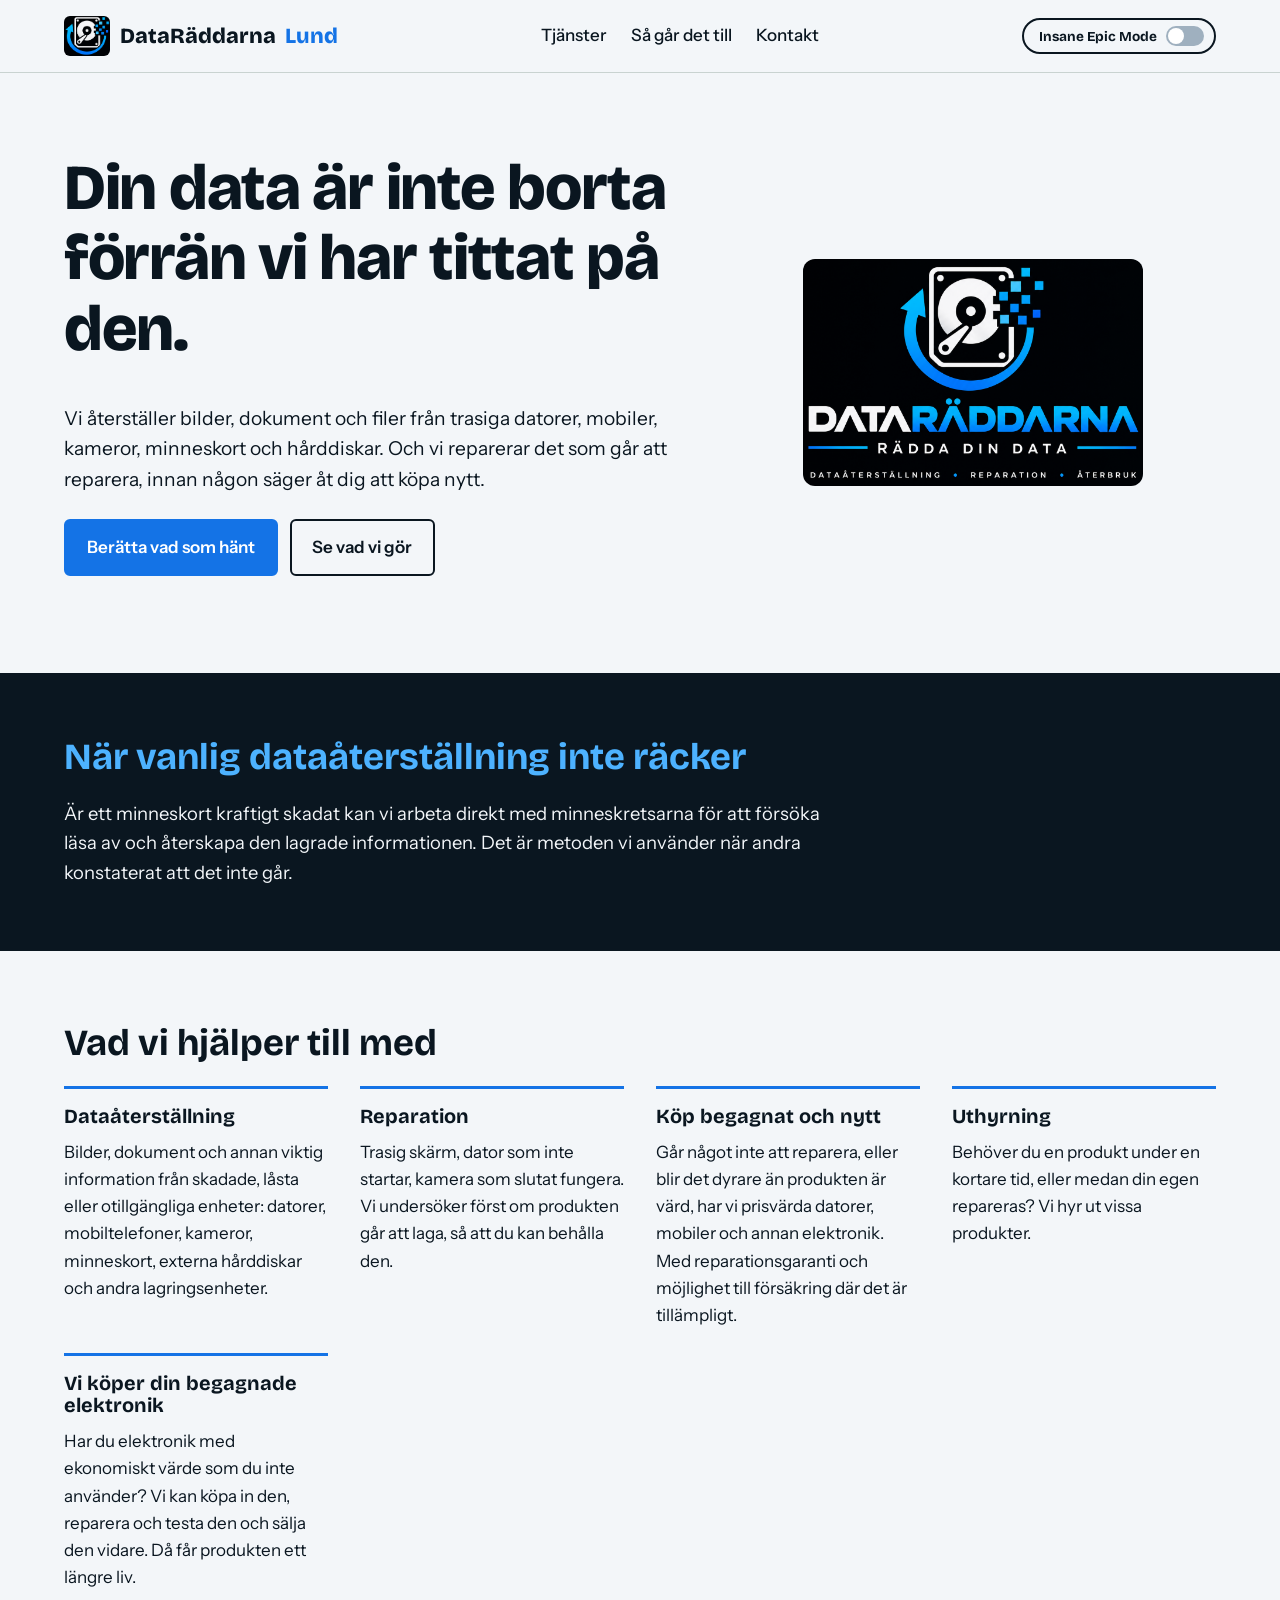
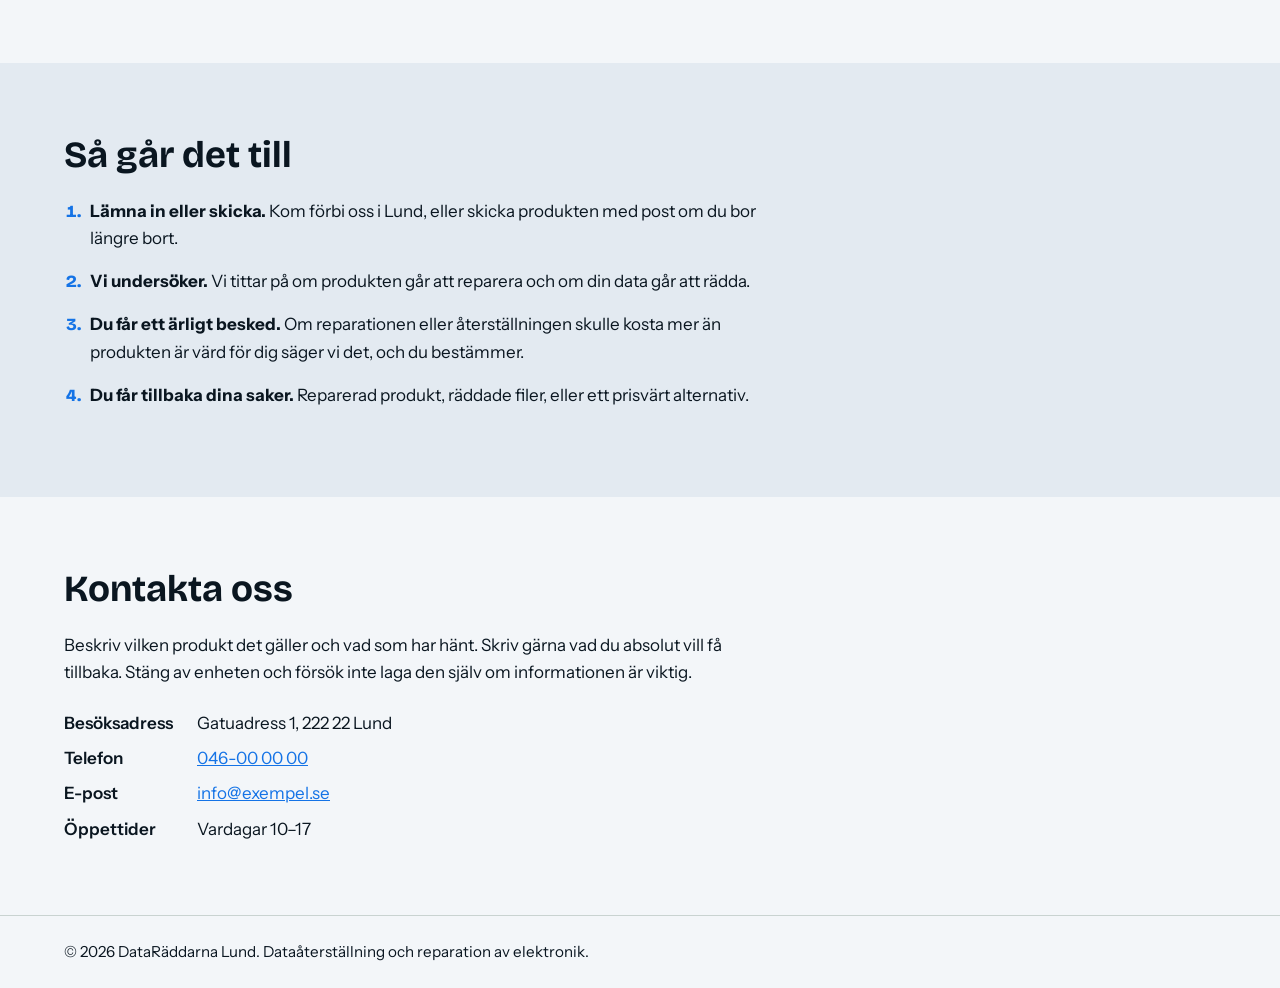
<file: index.html>
<!DOCTYPE html>
<html lang="sv">
<head>
  <meta charset="utf-8">
  <meta name="viewport" content="width=device-width, initial-scale=1">
  <title>DataRäddarna Lund – Dataåterställning och reparation av elektronik</title>
  <meta name="description" content="Dataåterställning och reparation av datorer, mobiler, kameror, minneskort och hårddiskar i Lund. Vi försöker rädda dina bilder och filer innan du behöver köpa nytt.">
  <link rel="preconnect" href="https://fonts.googleapis.com">
  <link rel="preconnect" href="https://fonts.gstatic.com" crossorigin>
  <link href="https://fonts.googleapis.com/css2?family=Bricolage+Grotesque:wght@500;700;800&family=Instrument+Sans:wght@400;500;600&display=swap" rel="stylesheet">
  <link rel="icon" type="image/png" href="Data.png">
  <link rel="stylesheet" href="style.css">
</head>
<body>

<header class="top">
  <a class="brand" href="#top"><span class="brand-mark" aria-hidden="true"></span>DataRäddarna <span>Lund</span></a>
  <nav aria-label="Huvudmeny">
    <a href="#tjanster">Tjänster</a>
    <a href="#sa-funkar-det">Så går det till</a>
    <a href="#kontakt">Kontakt</a>
  </nav>
  <a class="iem" href="Insane.html" title="Slå på Insane Epic Mode" aria-label="Slå på Insane Epic Mode (IEM)">
    <span class="iem-long">Insane Epic Mode</span><span class="iem-short">IEM</span>
    <span class="switch" aria-hidden="true"><i></i></span>
  </a>
</header>

<main id="top">

  <section class="hero">
    <div class="hero-text">
      <h1>Din data är inte borta förrän vi har tittat på den.</h1>
      <p class="lead">Vi återställer bilder, dokument och filer från trasiga datorer, mobiler, kameror, minneskort och hårddiskar. Och vi reparerar det som går att reparera, innan någon säger åt dig att köpa nytt.</p>
      <p class="actions">
        <a class="btn primary" href="#kontakt">Berätta vad som hänt</a>
        <a class="btn" href="#tjanster">Se vad vi gör</a>
      </p>
    </div>

    <figure class="card-art">
      <img src="Data.png" alt="DataRäddarna – Rädda din data. Dataåterställning, reparation, återbruk" width="1254" height="1254">
    </figure>
  </section>

  <section class="band" aria-labelledby="chip-rubrik">
    <h2 id="chip-rubrik">När vanlig dataåterställning inte räcker</h2>
    <p>Är ett minneskort kraftigt skadat kan vi arbeta direkt med minneskretsarna för att försöka läsa av och återskapa den lagrade informationen. Det är metoden vi använder när andra konstaterat att det inte går.</p>
  </section>

  <section id="tjanster" class="section">
    <h2>Vad vi hjälper till med</h2>
    <div class="grid">
      <article>
        <h3>Dataåterställning</h3>
        <p>Bilder, dokument och annan viktig information från skadade, låsta eller otillgängliga enheter: datorer, mobiltelefoner, kameror, minneskort, externa hårddiskar och andra lagringsenheter.</p>
      </article>
      <article>
        <h3>Reparation</h3>
        <p>Trasig skärm, dator som inte startar, kamera som slutat fungera. Vi undersöker först om produkten går att laga, så att du kan behålla den.</p>
      </article>
      <article>
        <h3>Köp begagnat och nytt</h3>
        <p>Går något inte att reparera, eller blir det dyrare än produkten är värd, har vi prisvärda datorer, mobiler och annan elektronik. Med reparationsgaranti och möjlighet till försäkring där det är tillämpligt.</p>
      </article>
      <article>
        <h3>Uthyrning</h3>
        <p>Behöver du en produkt under en kortare tid, eller medan din egen repareras? Vi hyr ut vissa produkter.</p>
      </article>
      <article>
        <h3>Vi köper din begagnade elektronik</h3>
        <p>Har du elektronik med ekonomiskt värde som du inte använder? Vi kan köpa in den, reparera och testa den och sälja den vidare. Då får produkten ett längre liv.</p>
      </article>
    </div>
  </section>

  <section id="sa-funkar-det" class="section steps-section">
    <h2>Så går det till</h2>
    <ol class="steps">
      <li><strong>Lämna in eller skicka.</strong> Kom förbi oss i Lund, eller skicka produkten med post om du bor längre bort.</li>
      <li><strong>Vi undersöker.</strong> Vi tittar på om produkten går att reparera och om din data går att rädda.</li>
      <li><strong>Du får ett ärligt besked.</strong> Om reparationen eller återställningen skulle kosta mer än produkten är värd för dig säger vi det, och du bestämmer.</li>
      <li><strong>Du får tillbaka dina saker.</strong> Reparerad produkt, räddade filer, eller ett prisvärt alternativ.</li>
    </ol>
  </section>

  <section id="kontakt" class="section contact">
    <h2>Kontakta oss</h2>
    <p>Beskriv vilken produkt det gäller och vad som har hänt. Skriv gärna vad du absolut vill få tillbaka. Stäng av enheten och försök inte laga den själv om informationen är viktig.</p>
    <dl>
      <dt>Besöksadress</dt><dd>Gatuadress 1, 222 22 Lund</dd>
      <dt>Telefon</dt><dd><a href="tel:+46000000000">046-00 00 00</a></dd>
      <dt>E-post</dt><dd><a href="mailto:info@exempel.se">info@exempel.se</a></dd>
      <dt>Öppettider</dt><dd>Vardagar 10–17</dd>
    </dl>
  </section>

</main>

<footer>
  <p>© <span id="year">2026</span> DataRäddarna Lund. Dataåterställning och reparation av elektronik.</p>
</footer>

<script>
  (function () {
    var t = document.querySelector('.iem');
    if (!t) return;
    t.addEventListener('click', function (e) {
      if (e.metaKey || e.ctrlKey || e.shiftKey || e.button !== 0) return;
      e.preventDefault();
      t.classList.add('flip');
      var calm = matchMedia('(prefers-reduced-motion: reduce)').matches;
      setTimeout(function () { location.href = t.href; }, calm ? 0 : 380);
    });
  })();
</script>
<script>document.getElementById('year').textContent = new Date().getFullYear();</script>
</body>
</html>
</file>
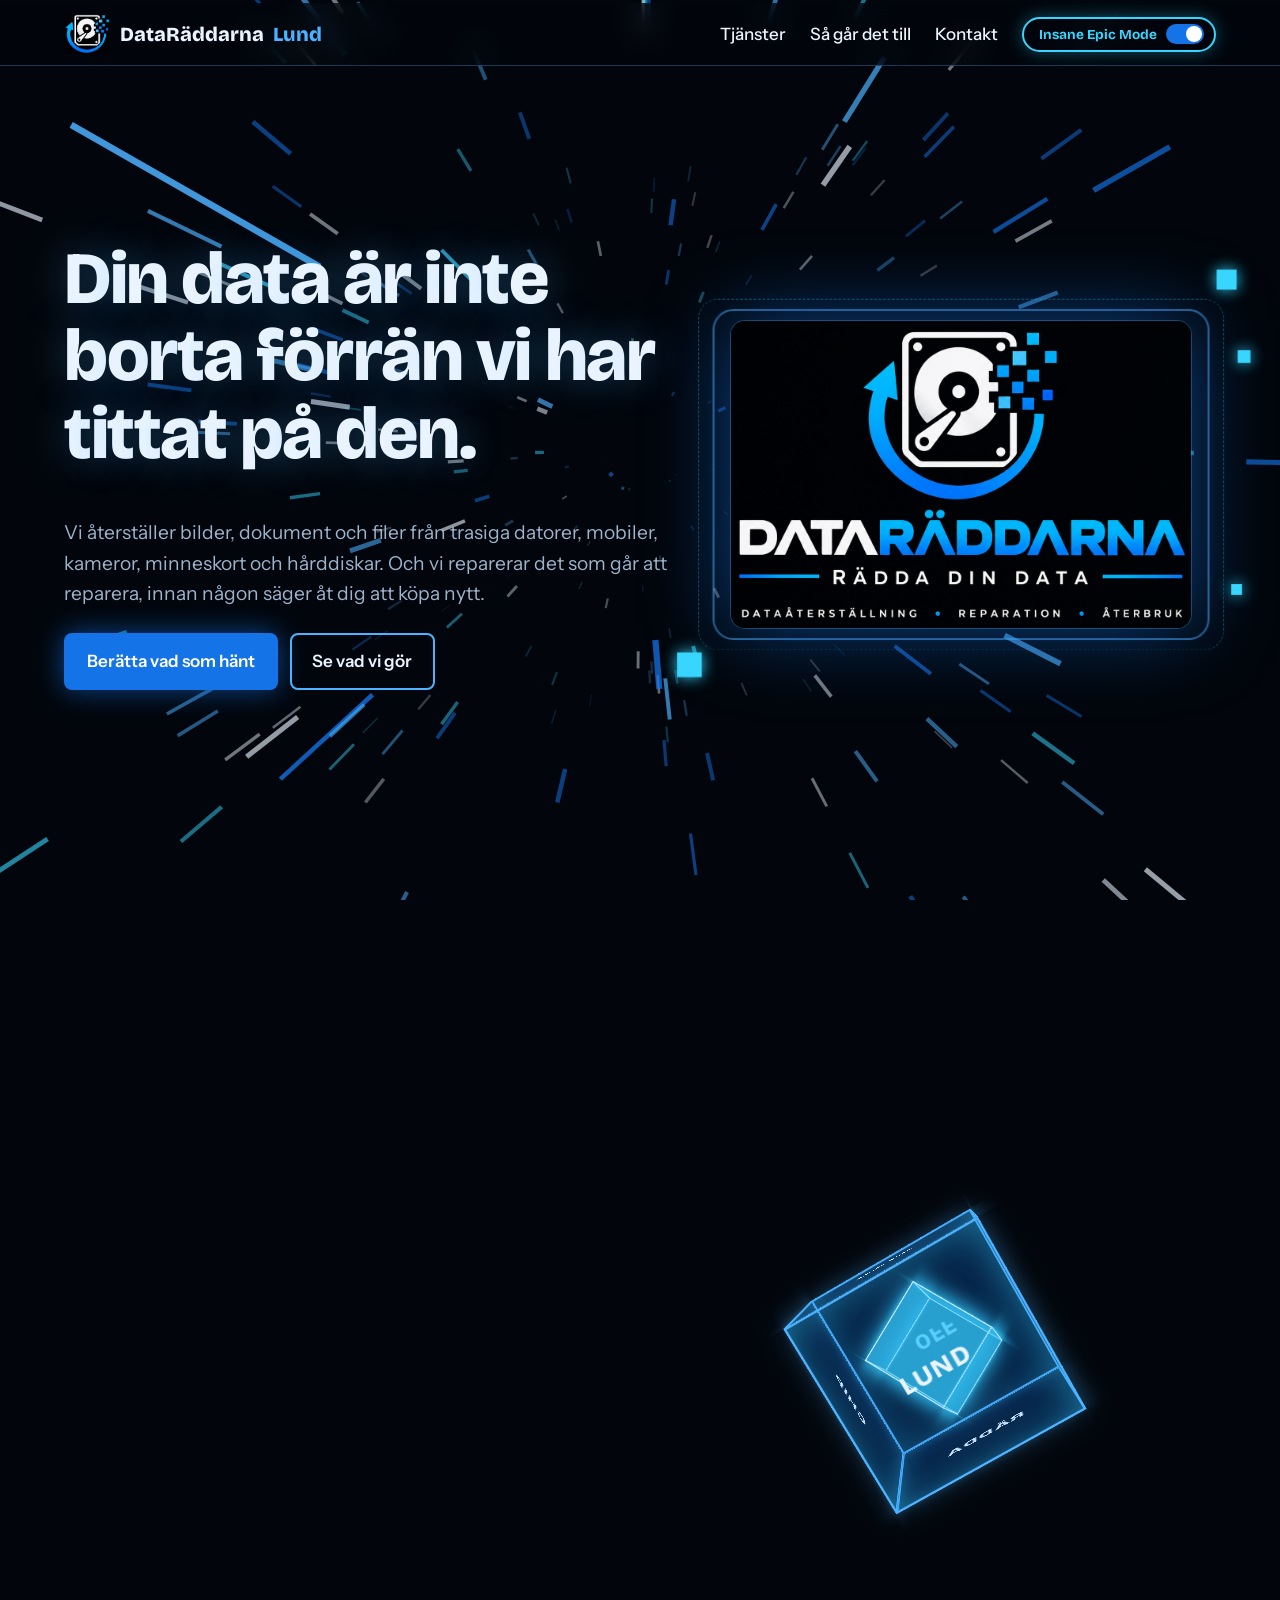
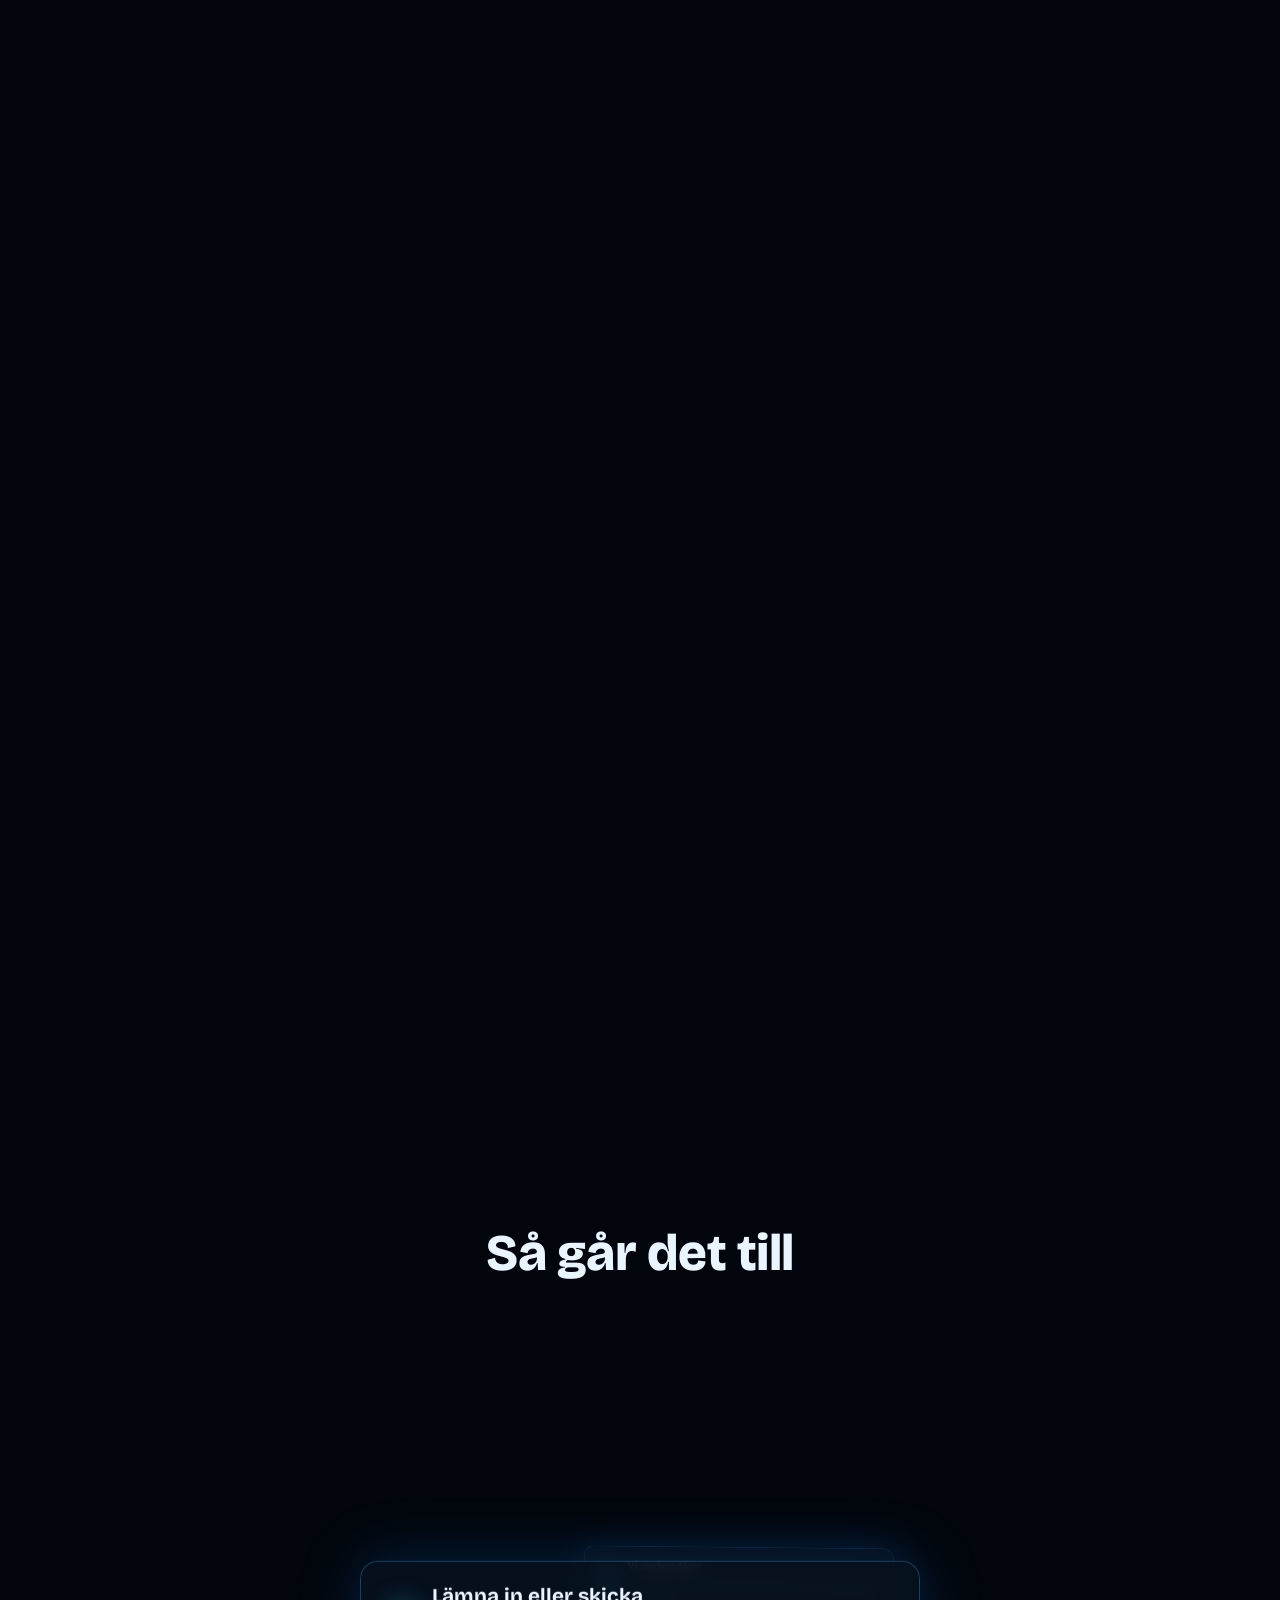
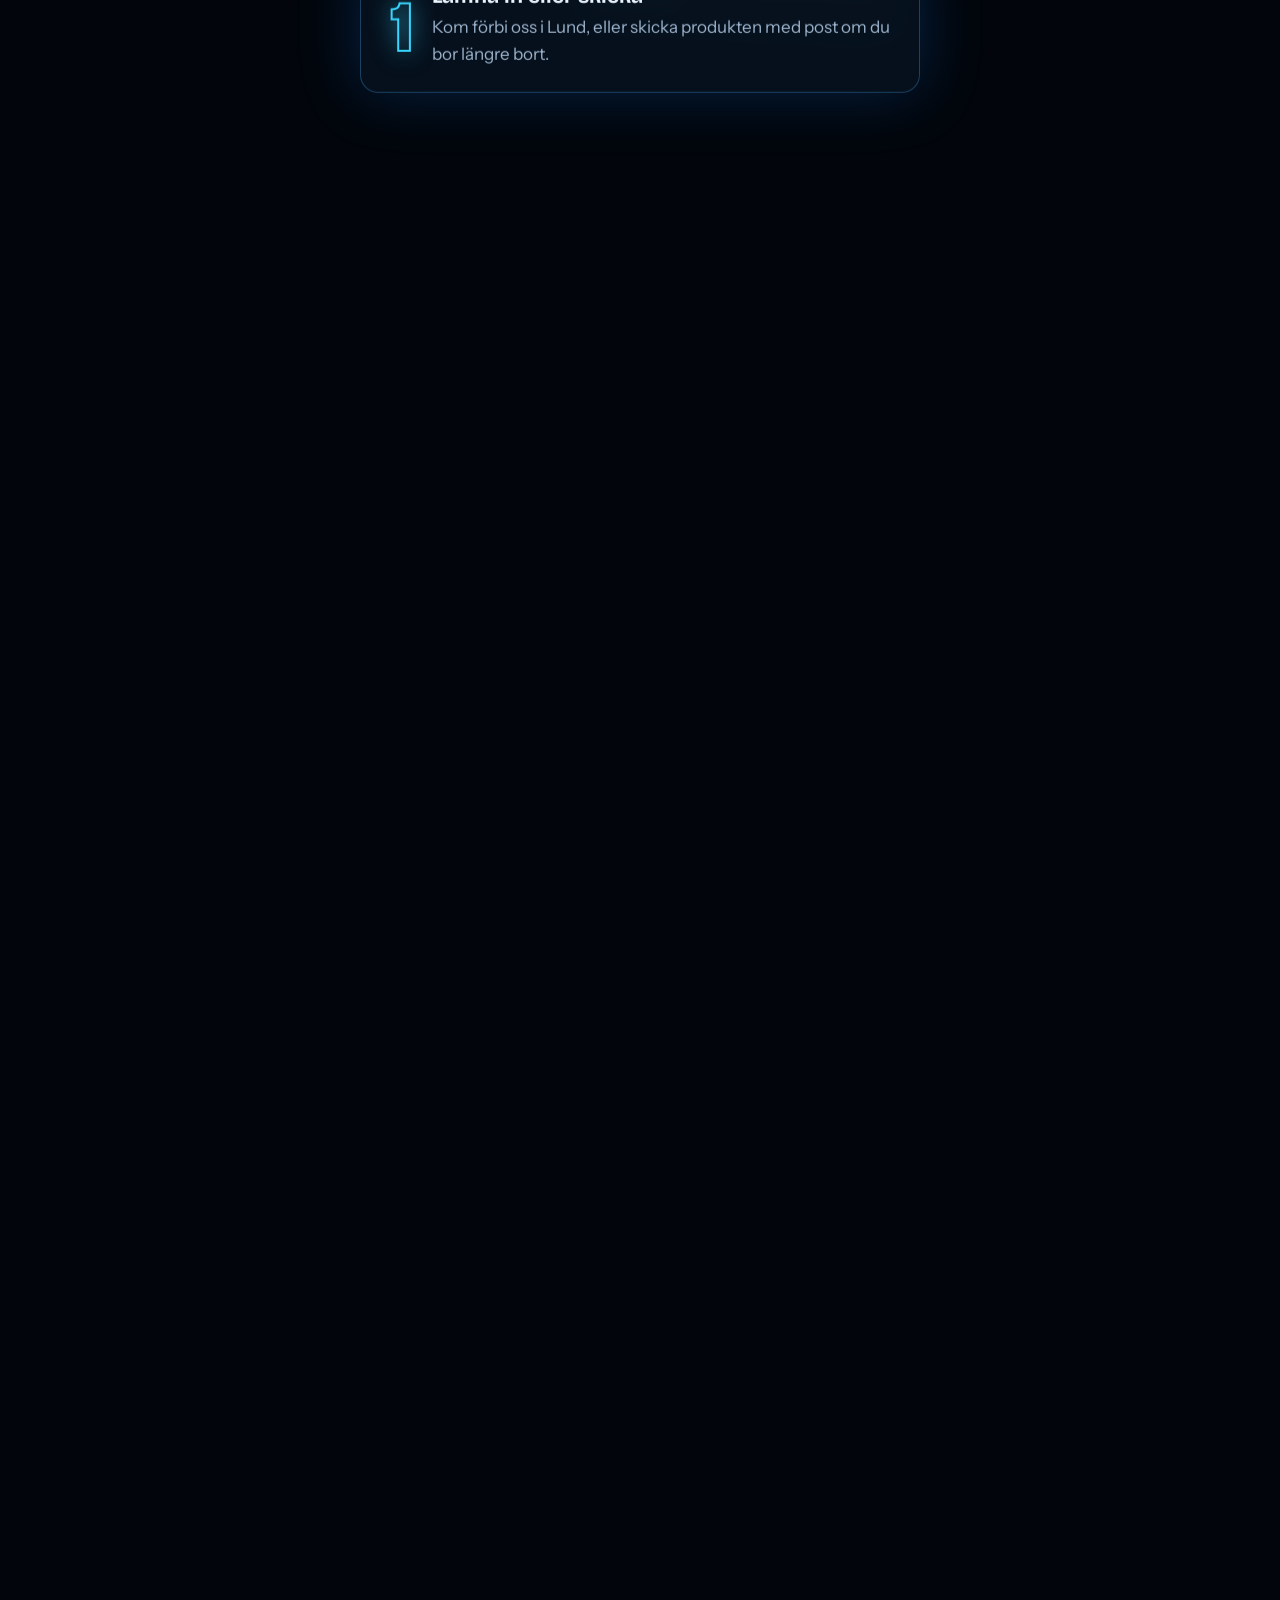
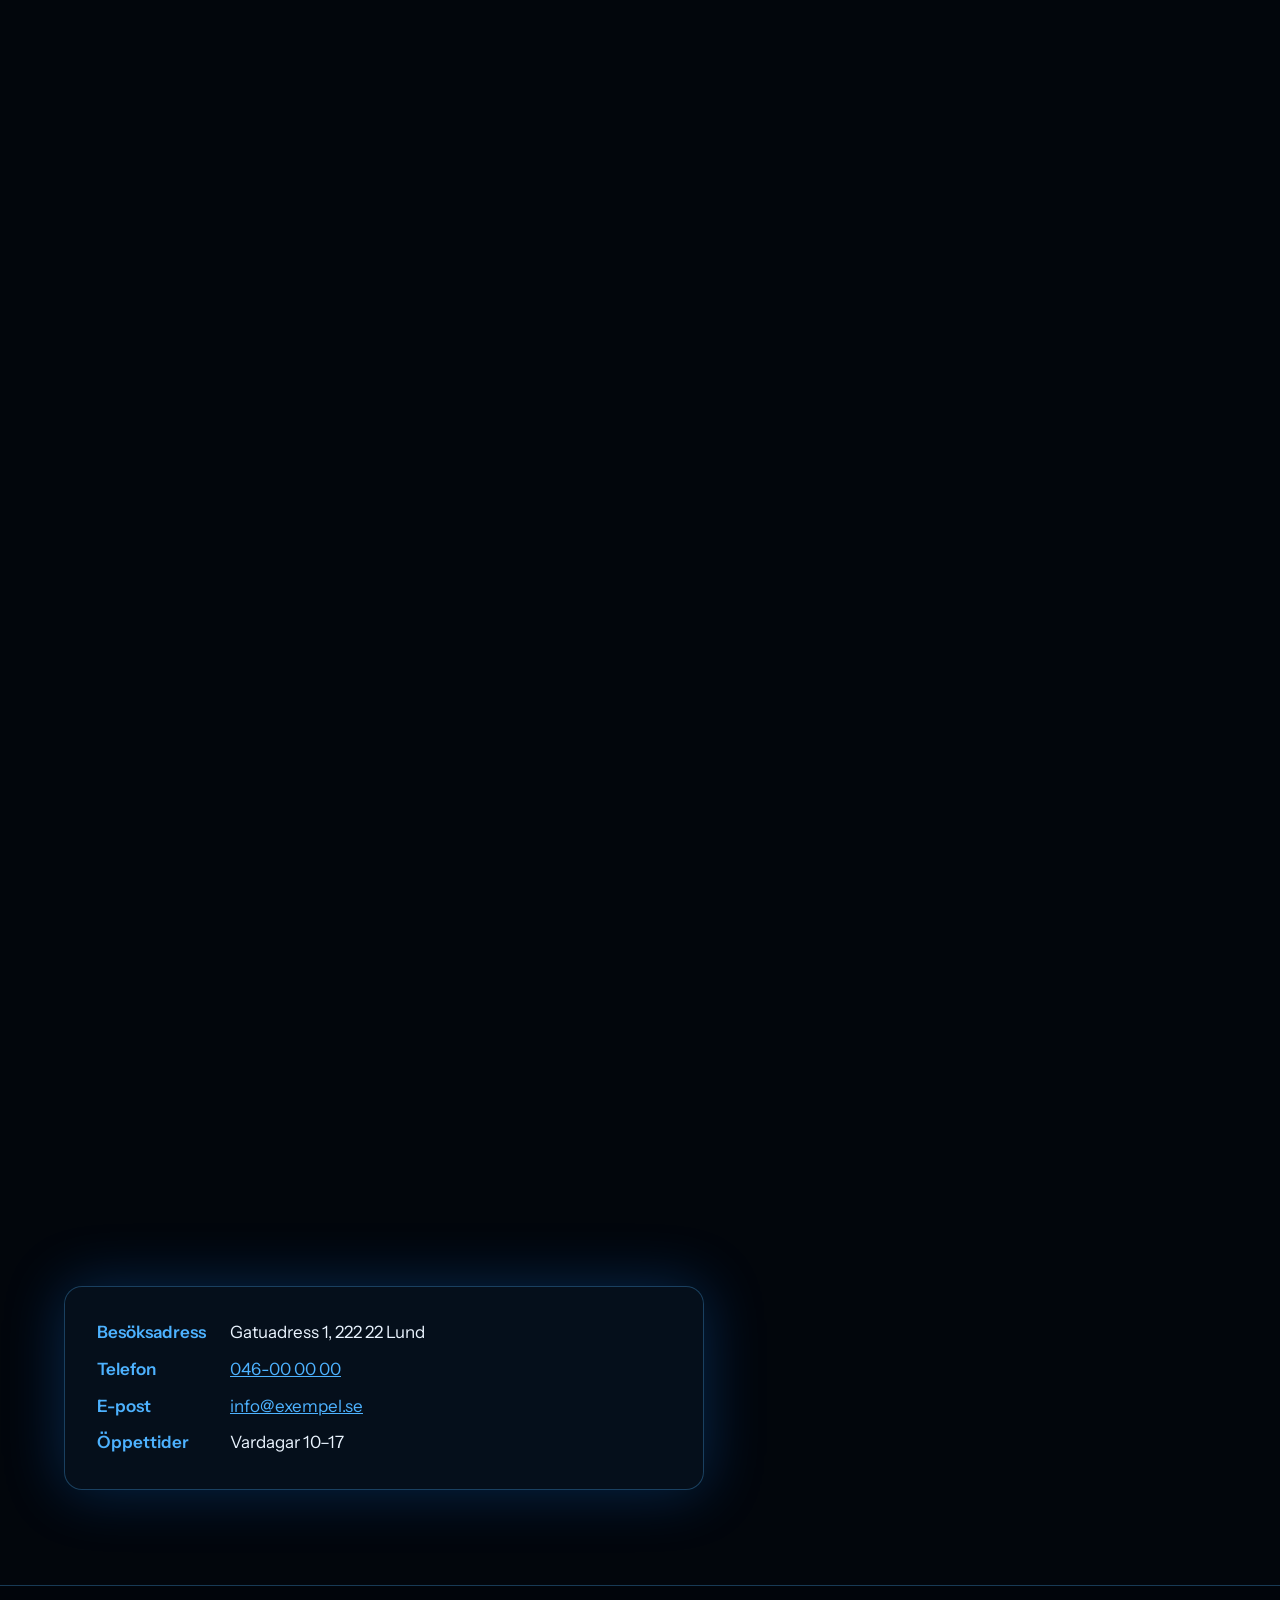
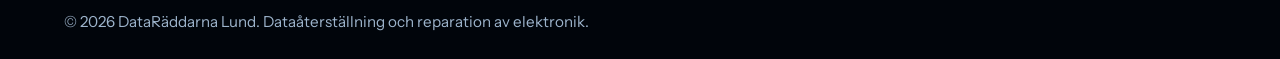
<file: Insane.html>
<!DOCTYPE html>
<html lang="sv">
<head>
  <meta charset="utf-8">
  <meta name="viewport" content="width=device-width, initial-scale=1">
  <title>DataRäddarna Lund – Insane Epic Mode</title>
  <meta name="description" content="Dataåterställning och reparation av elektronik i Lund, i Insane Epic Mode. Vi försöker rädda dina bilder och filer innan du behöver köpa nytt.">
  <script>if (!matchMedia('(prefers-reduced-motion: reduce)').matches) document.documentElement.classList.add('fx');</script>
  <link rel="preconnect" href="https://fonts.googleapis.com">
  <link rel="preconnect" href="https://fonts.gstatic.com" crossorigin>
  <link href="https://fonts.googleapis.com/css2?family=Bricolage+Grotesque:wght@500;700;800&family=Instrument+Sans:wght@400;500;600&display=swap" rel="stylesheet">
  <link rel="icon" type="image/png" href="Data.png">
  <link rel="stylesheet" href="Insane.css">
</head>
<body>

<canvas id="warp" aria-hidden="true"></canvas>
<div class="glow" aria-hidden="true"></div>
<div class="progress" aria-hidden="true"><i></i></div>

<header class="top">
  <a class="brand" href="#top"><span class="brand-mark" aria-hidden="true"></span>DataRäddarna <span>Lund</span></a>
  <nav aria-label="Huvudmeny">
    <a href="#tjanster">Tjänster</a>
    <a href="#sa-funkar-det">Så går det till</a>
    <a href="#kontakt">Kontakt</a>
  </nav>
  <a class="iem flip" href="index.html" title="Stäng av Insane Epic Mode och gå till den vanliga sidan" aria-label="Stäng av Insane Epic Mode (IEM) och gå till den vanliga sidan">
    <span class="iem-long">Insane Epic Mode</span><span class="iem-short">IEM</span>
    <span class="switch" aria-hidden="true"><i></i></span>
  </a>
</header>

<main id="top">

  <section class="hero">
    <div class="hero-copy">
      <h1 data-split>Din data är inte borta förrän vi har tittat på den.</h1>
      <p class="lead">Vi återställer bilder, dokument och filer från trasiga datorer, mobiler, kameror, minneskort och hårddiskar. Och vi reparerar det som går att reparera, innan någon säger åt dig att köpa nytt.</p>
      <p class="actions">
        <a class="btn primary" href="#kontakt">Berätta vad som hänt</a>
        <a class="btn" href="#tjanster">Se vad vi gör</a>
      </p>
    </div>

    <div class="stage">
      <figure class="logo3d">
        <span class="bit b1" aria-hidden="true"></span>
        <span class="bit b2" aria-hidden="true"></span>
        <span class="bit b3" aria-hidden="true"></span>
        <span class="bit b4" aria-hidden="true"></span>
        <div class="plate">
          <img src="Data.png" alt="DataRäddarna – Rädda din data. Dataåterställning, reparation, återbruk" width="1254" height="1254">
        </div>
      </figure>
    </div>
  </section>

  <section class="chip-section" aria-labelledby="chip-rubrik">
    <div class="chip-text">
      <h2 id="chip-rubrik" class="rise">När vanlig dataåterställning inte räcker</h2>
      <p class="rise">Är ett minneskort kraftigt skadat kan vi arbeta direkt med minneskretsarna för att försöka läsa av och återskapa den lagrade informationen. Det är metoden vi använder när andra konstaterat att det inte går.</p>
    </div>
    <div class="scene" aria-hidden="true">
      <div class="cube">
        <div class="f f1">DATA</div>
        <div class="f f2">RÄDDA</div>
        <div class="f f3">DIN</div>
        <div class="f f4">CHIP</div>
        <div class="f f5">OFF</div>
        <div class="f f6">LUND</div>
        <div class="core">
          <i class="c c1"></i><i class="c c2"></i><i class="c c3"></i><i class="c c4"></i><i class="c c5"></i><i class="c c6"></i>
        </div>
      </div>
    </div>
  </section>

  <section id="tjanster" class="services">
    <h2 class="rise">Vad vi hjälper till med</h2>
    <div class="grid">
      <article class="card">
        <div class="card-in">
          <h3>Dataåterställning</h3>
          <p>Bilder, dokument och annan viktig information från skadade, låsta eller otillgängliga enheter: datorer, mobiltelefoner, kameror, minneskort, externa hårddiskar och andra lagringsenheter.</p>
        </div>
      </article>
      <article class="card">
        <div class="card-in">
          <h3>Reparation</h3>
          <p>Trasig skärm, dator som inte startar, kamera som slutat fungera. Vi undersöker först om produkten går att laga, så att du kan behålla den.</p>
        </div>
      </article>
      <article class="card">
        <div class="card-in">
          <h3>Köp begagnat och nytt</h3>
          <p>Går något inte att reparera, eller blir det dyrare än produkten är värd, har vi prisvärda datorer, mobiler och annan elektronik. Med reparationsgaranti och möjlighet till försäkring där det är tillämpligt.</p>
        </div>
      </article>
      <article class="card">
        <div class="card-in">
          <h3>Uthyrning</h3>
          <p>Behöver du en produkt under en kortare tid, eller medan din egen repareras? Vi hyr ut vissa produkter.</p>
        </div>
      </article>
      <article class="card">
        <div class="card-in">
          <h3>Vi köper din begagnade elektronik</h3>
          <p>Har du elektronik med ekonomiskt värde som du inte använder? Vi kan köpa in den, reparera och testa den och sälja den vidare. Då får produkten ett längre liv.</p>
        </div>
      </article>
    </div>
  </section>

  <section id="sa-funkar-det" class="tunnel">
    <div class="tunnel-sticky">
      <div class="tunnel-head">
        <h2>Så går det till</h2>
      </div>
      <ol class="steps">
        <li class="step">
          <span class="num" aria-hidden="true">1</span>
          <div><h3>Lämna in eller skicka</h3><p>Kom förbi oss i Lund, eller skicka produkten med post om du bor längre bort.</p></div>
        </li>
        <li class="step">
          <span class="num" aria-hidden="true">2</span>
          <div><h3>Vi undersöker</h3><p>Vi tittar på om produkten går att reparera och om din data går att rädda.</p></div>
        </li>
        <li class="step">
          <span class="num" aria-hidden="true">3</span>
          <div><h3>Du får ett ärligt besked</h3><p>Om reparationen eller återställningen skulle kosta mer än produkten är värd för dig säger vi det, och du bestämmer.</p></div>
        </li>
        <li class="step">
          <span class="num" aria-hidden="true">4</span>
          <div><h3>Du får tillbaka dina saker</h3><p>Reparerad produkt, räddade filer, eller ett prisvärt alternativ.</p></div>
        </li>
      </ol>
    </div>
  </section>

  <section id="kontakt" class="contact">
    <h2 class="rise">Kontakta oss</h2>
    <p class="rise">Beskriv vilken produkt det gäller och vad som har hänt. Skriv gärna vad du absolut vill få tillbaka. Stäng av enheten och försök inte laga den själv om informationen är viktig.</p>
    <div class="panel">
      <dl>
        <dt>Besöksadress</dt><dd>Gatuadress 1, 222 22 Lund</dd>
        <dt>Telefon</dt><dd><a href="tel:+46000000000">046-00 00 00</a></dd>
        <dt>E-post</dt><dd><a href="mailto:info@exempel.se">info@exempel.se</a></dd>
        <dt>Öppettider</dt><dd>Vardagar 10–17</dd>
      </dl>
    </div>
  </section>

</main>

<footer>
  <p>© <span id="year">2026</span> DataRäddarna Lund. Dataåterställning och reparation av elektronik.</p>
</footer>

<script src="Insane.js" defer></script>
</body>
</html>
</file>
<file: style.css>
:root {
  box-sizing: border-box;
  --ink: #0A1620;
  --paper: #F3F6F9;
  --teal: #1473E6;
  --amber: #4DB2FF;
  --line: #C9D3D1;
  --display: "Bricolage Grotesque", "Trebuchet MS", system-ui, sans-serif;
  --body: "Instrument Sans", system-ui, -apple-system, "Segoe UI", sans-serif;
}
*, *::before, *::after { box-sizing: inherit; }
html { scroll-behavior: smooth; }
@media (prefers-reduced-motion: reduce) { html { scroll-behavior: auto; } }

body {
  margin: 0;
  background: var(--paper);
  color: var(--ink);
  font: 400 1.0625rem/1.6 var(--body);
}
a { color: var(--teal); }
a:focus-visible, .btn:focus-visible { outline: 3px solid var(--amber); outline-offset: 3px; }

h1, h2, h3 { font-family: var(--display); line-height: 1.1; margin: 0 0 .6em; }
h1 { font-size: clamp(2.2rem, 6vw, 4rem); font-weight: 800; letter-spacing: -.02em; }
h2 { font-size: clamp(1.6rem, 3.5vw, 2.3rem); font-weight: 700; }
h3 { font-size: 1.25rem; font-weight: 700; }
p { max-width: 65ch; margin: 0 0 1em; }

.top {
  display: flex; flex-wrap: wrap; gap: .75rem 2rem;
  align-items: center; justify-content: space-between;
  padding: 1rem clamp(1rem, 5vw, 4rem);
  border-bottom: 1px solid var(--line);
}
.brand { display: inline-flex; align-items: center; gap: .6rem; font: 800 1.35rem var(--display); color: var(--ink); text-decoration: none; }
.brand-mark { flex: none; width: 46px; height: 40px; border-radius: 6px; background: #000 url("Data.png") -32px -20px / 111px auto no-repeat; }
.brand span { color: var(--teal); }
.top nav { display: flex; gap: 1.5rem; }
.top nav a { color: var(--ink); text-decoration: none; font-weight: 500; }
.top nav a:hover { text-decoration: underline; text-underline-offset: 4px; }

.hero {
  display: grid; gap: 2rem; align-items: center;
  grid-template-columns: 1.3fr 1fr;
  padding: clamp(2rem, 7vw, 5rem) clamp(1rem, 5vw, 4rem);
}
.lead { font-size: 1.2rem; }
.actions { display: flex; flex-wrap: wrap; gap: .75rem; margin-top: 1.5rem; }
.btn {
  display: inline-block; padding: .8rem 1.3rem; border-radius: 6px;
  border: 2px solid var(--ink); color: var(--ink);
  font-weight: 600; text-decoration: none;
}
.btn:hover { background: var(--ink); color: var(--paper); }
.btn.primary { background: var(--teal); border-color: var(--teal); color: #fff; }
.btn.primary:hover { background: var(--ink); border-color: var(--ink); }

.card-art { margin: 0; justify-self: center; width: min(100%, 340px); aspect-ratio: 3 / 2; background: #000; border-radius: 12px; overflow: hidden; }
.card-art img { display: block; width: 108%; max-width: none; height: auto; margin: -18.3% 0 0 -4%; }

.band {
  background: var(--ink); color: var(--paper);
  padding: clamp(2rem, 6vw, 4rem) clamp(1rem, 5vw, 4rem);
}
.band h2 { color: var(--amber); }
.band p { font-size: 1.15rem; margin: 0; }

.section { padding: clamp(2.5rem, 6vw, 4.5rem) clamp(1rem, 5vw, 4rem); }

.grid {
  display: grid; gap: 1.5rem 2rem;
  grid-template-columns: repeat(auto-fit, minmax(260px, 1fr));
}
.grid article { border-top: 3px solid var(--teal); padding-top: 1rem; }
.grid p { margin: 0; }

.steps-section { background: #E3EAF1; }
.steps { padding-left: 1.3rem; max-width: 65ch; margin: 0; }
.steps li { margin-bottom: 1rem; padding-left: .3rem; }
.steps li::marker { font-family: var(--display); font-weight: 800; color: var(--teal); }

.contact dl {
  display: grid; grid-template-columns: max-content 1fr;
  gap: .5rem 1.5rem; margin: 1.5rem 0 0;
}
.contact dt { font-weight: 600; }
.contact dd { margin: 0; }

footer {
  padding: 1.5rem clamp(1rem, 5vw, 4rem);
  border-top: 1px solid var(--line); font-size: .95rem;
}
footer p { margin: 0; }

@media (max-width: 760px) {
  .hero { grid-template-columns: 1fr; }
  .card-art { order: -1; width: min(100%, 300px); justify-self: start; }
}

/* Reglage för Insane Epic Mode */
.iem {
  display: inline-flex; align-items: center; gap: .6rem; padding: .35rem .6rem .35rem .9rem;
  border: 2px solid var(--ink); border-radius: 999px; color: var(--ink);
  font: 700 .85rem var(--display); text-decoration: none;
}
.iem:hover { border-color: var(--teal); color: var(--teal); }
.iem:focus-visible { outline: 3px solid var(--amber); outline-offset: 3px; }
.iem-short { display: none; }
.iem .switch { position: relative; width: 38px; height: 20px; border-radius: 999px; background: #9FB0BF; transition: background .25s; }
.iem .switch i { position: absolute; top: 2px; left: 2px; width: 16px; height: 16px; border-radius: 50%; background: #fff; transition: transform .25s; }
.iem.flip .switch { background: var(--teal); }
.iem.flip .switch i { transform: translateX(18px); }
@media (max-width: 600px) { .iem-long { display: none; } .iem-short { display: inline; } }
</file>
<file: Insane.css>
:root {
  --bg: #02060C;
  --ink: #EAF4FF;
  --muted: #9DB4CC;
  --blue: #1473E6;
  --sky: #4DB2FF;
  --cyan: #38D6FF;
  --line: rgba(77, 178, 255, .3);
  --display: "Bricolage Grotesque", "Trebuchet MS", system-ui, sans-serif;
  --body: "Instrument Sans", system-ui, -apple-system, "Segoe UI", sans-serif;
}
*, *::before, *::after { box-sizing: border-box; }
html { scroll-behavior: smooth; }
@media (prefers-reduced-motion: reduce) { html { scroll-behavior: auto; } }

body {
  margin: 0;
  background: var(--bg);
  color: var(--ink);
  font: 400 1.0625rem/1.6 var(--body);
  overflow-x: hidden;
}
a { color: var(--sky); }
a:focus-visible, .btn:focus-visible, .iem:focus-visible { outline: 3px solid var(--cyan); outline-offset: 3px; }

h1, h2, h3 { font-family: var(--display); line-height: 1.05; margin: 0 0 .6em; }
h1 { font-size: clamp(2.3rem, 6.5vw, 4.6rem); font-weight: 800; letter-spacing: -.02em; text-shadow: 0 0 40px rgba(77, 178, 255, .35); }
h2 { font-size: clamp(1.8rem, 4.5vw, 3.2rem); font-weight: 800; letter-spacing: -.01em; }
h3 { font-size: 1.3rem; font-weight: 700; }
p { max-width: 62ch; margin: 0 0 1em; color: var(--ink); }
.lead { font-size: 1.2rem; color: var(--muted); }

/* ---------- Bakgrundslager ---------- */
#warp, .glow { display: none; }
.fx #warp { display: block; position: fixed; inset: 0; width: 100%; height: 100%; z-index: 0; }
.fx .glow {
  display: block; position: fixed; top: 0; left: 0; width: 520px; height: 520px; z-index: 0;
  pointer-events: none; border-radius: 50%; opacity: .55;
  background: radial-gradient(circle, rgba(20, 115, 230, .45), transparent 65%);
  transform: translate3d(-999px, -999px, 0);
}
.progress { position: fixed; top: 0; left: 0; right: 0; height: 3px; z-index: 40; }
.progress i {
  display: block; height: 100%; transform-origin: 0 50%; transform: scaleX(var(--prog, 0));
  background: linear-gradient(90deg, var(--blue), var(--cyan));
  box-shadow: 0 0 12px var(--cyan);
}
main, footer { position: relative; z-index: 1; }

/* ---------- Meny ---------- */
.top {
  position: fixed; top: 3px; left: 0; right: 0; z-index: 30;
  display: flex; flex-wrap: wrap; gap: .5rem 1.5rem; align-items: center; justify-content: space-between;
  padding: .7rem clamp(1rem, 5vw, 4rem);
  background: rgba(2, 6, 12, .6); backdrop-filter: blur(12px);
  border-bottom: 1px solid var(--line);
}
.brand { display: inline-flex; align-items: center; gap: .6rem; font: 800 1.25rem var(--display); color: var(--ink); text-decoration: none; }
.brand > span:last-child { color: var(--sky); }
.brand-mark { flex: none; width: 46px; height: 40px; border-radius: 6px; background: #000 url("Data.png") -32px -20px / 111px auto no-repeat; }
.top nav { display: flex; gap: 1.5rem; margin-left: auto; }
.top nav a { color: var(--ink); text-decoration: none; font-weight: 500; }
.top nav a:hover { color: var(--cyan); }

.iem {
  display: inline-flex; align-items: center; gap: .6rem; padding: .35rem .6rem .35rem .9rem;
  border: 2px solid var(--cyan); border-radius: 999px; color: var(--cyan);
  font: 700 .85rem var(--display); text-decoration: none; box-shadow: 0 0 18px rgba(56, 214, 255, .35);
}
.iem-short { display: none; }
.iem .switch { position: relative; width: 38px; height: 20px; border-radius: 999px; background: #3b4b5c; transition: background .25s; }
.iem .switch i { position: absolute; top: 2px; left: 2px; width: 16px; height: 16px; border-radius: 50%; background: #fff; transition: transform .25s; }
.iem.flip .switch { background: var(--blue); }
.iem.flip .switch i { transform: translateX(18px); }

/* ---------- Knappar ---------- */
.actions { display: flex; flex-wrap: wrap; gap: .75rem; margin-top: 1.5rem; }
.btn {
  display: inline-block; padding: .8rem 1.3rem; border-radius: 8px;
  border: 2px solid var(--sky); color: var(--ink); font-weight: 600; text-decoration: none;
  transition: background .2s, box-shadow .2s;
}
.btn:hover { background: rgba(77, 178, 255, .18); }
.btn.primary { background: var(--blue); border-color: var(--blue); color: #fff; box-shadow: 0 0 28px rgba(20, 115, 230, .6); }
.btn.primary:hover { background: #2a86f5; }

/* ---------- Startsidan ---------- */
.hero {
  min-height: 100svh; display: grid; grid-template-columns: 1.2fr 1fr; gap: 2rem; align-items: center;
  padding: 7rem clamp(1rem, 5vw, 4rem) 4rem;
}
.hero-copy { will-change: transform, opacity; }
.stage { display: grid; place-items: center; padding: 1rem; }
.logo3d { position: relative; margin: 0; width: min(100%, 460px); aspect-ratio: 3 / 2; transform-style: preserve-3d; will-change: transform; }
.logo3d .plate {
  position: absolute; inset: 0; border-radius: 14px; overflow: hidden; background: #000;
  box-shadow: 0 0 0 1px var(--line), 0 0 80px rgba(20, 115, 230, .55);
}
.logo3d .plate img { display: block; width: 108%; max-width: none; height: auto; margin: -18.3% 0 0 -4%; }
.fx .logo3d::before, .fx .logo3d::after { content: ""; position: absolute; border-radius: 22px; }
.fx .logo3d::before { inset: -7%; border: 2px solid var(--sky); transform: translateZ(-60px); opacity: .55; }
.fx .logo3d::after { inset: -14%; border: 1px dashed var(--cyan); transform: translateZ(-130px); opacity: .35; }
.bit { display: none; }
.fx .bit { display: block; position: absolute; background: var(--cyan); box-shadow: 0 0 14px var(--cyan); animation: float 4s ease-in-out infinite alternate; }
.b1 { width: 18px; height: 18px; top: -10%; right: -4%; transform: translateZ(110px); }
.b2 { width: 12px; height: 12px; top: 12%; right: -9%; transform: translateZ(70px); background: var(--sky); animation-delay: -1s; }
.b3 { width: 22px; height: 22px; bottom: -9%; left: -5%; transform: translateZ(120px); background: var(--blue); animation-delay: -2s; }
.b4 { width: 10px; height: 10px; bottom: 14%; right: -6%; transform: translateZ(90px); animation-delay: -3s; }
@keyframes float { to { translate: 0 -14px; } }

/* Rubriken bygger upp sig bokstav för bokstav i 3D */
.fx [data-split] { perspective: 800px; }
.fx [data-split] .w { display: inline-block; white-space: nowrap; }
.fx [data-split] .l {
  display: inline-block; opacity: 0; transform-origin: 50% 100%;
  transform: rotateX(-100deg) translateZ(-80px) translateY(30px);
  animation: letter .8s cubic-bezier(.2, .9, .3, 1.2) forwards;
  animation-delay: calc(var(--i) * 28ms + 150ms);
}
@keyframes letter { to { opacity: 1; transform: none; } }

/* ---------- Minneschip ---------- */
.chip-section {
  min-height: 100svh; display: grid; grid-template-columns: 1fr 1fr; gap: 2rem; align-items: center;
  padding: 6rem clamp(1rem, 5vw, 4rem);
}
.scene { perspective: 1000px; display: grid; place-items: center; height: 440px; }
.cube { --s: 200px; --h: calc(var(--s) / 2); --c: calc(var(--s) * .225); position: relative; width: var(--s); height: var(--s); transform-style: preserve-3d; transform: rotateX(-20deg) rotateY(30deg); will-change: transform; }
.cube .f {
  position: absolute; inset: 0; display: grid; place-items: center;
  border: 2px solid var(--sky); background: rgba(20, 115, 230, .14);
  box-shadow: inset 0 0 40px rgba(56, 214, 255, .28), 0 0 24px rgba(77, 178, 255, .25);
  font: 800 1.5rem var(--display); letter-spacing: .06em;
}
.f1 { transform: translateZ(var(--h)); }
.f2 { transform: rotateY(180deg) translateZ(var(--h)); }
.f3 { transform: rotateY(90deg) translateZ(var(--h)); }
.f4 { transform: rotateY(-90deg) translateZ(var(--h)); }
.f5 { transform: rotateX(90deg) translateZ(var(--h)); }
.f6 { transform: rotateX(-90deg) translateZ(var(--h)); }
.core { position: absolute; inset: 0; margin: auto; width: calc(var(--c) * 2); height: calc(var(--c) * 2); transform-style: preserve-3d; }
.core .c { position: absolute; inset: 0; background: rgba(56, 214, 255, .5); border: 1px solid #fff; box-shadow: 0 0 22px var(--cyan); }
.c1 { transform: translateZ(var(--c)); }
.c2 { transform: rotateY(180deg) translateZ(var(--c)); }
.c3 { transform: rotateY(90deg) translateZ(var(--c)); }
.c4 { transform: rotateY(-90deg) translateZ(var(--c)); }
.c5 { transform: rotateX(90deg) translateZ(var(--c)); }
.c6 { transform: rotateX(-90deg) translateZ(var(--c)); }

/* ---------- Tjänster ---------- */
.services { padding: 6rem clamp(1rem, 5vw, 4rem); }
.grid { display: grid; gap: 1.5rem; margin-top: 2rem; grid-template-columns: repeat(auto-fit, minmax(260px, 1fr)); }
.card { will-change: transform, opacity; }
.card-in {
  position: relative; height: 100%; padding: 1.6rem; border-radius: 16px; overflow: hidden;
  background: linear-gradient(160deg, rgba(20, 115, 230, .24), rgba(6, 16, 28, .8));
  border: 1px solid var(--line); backdrop-filter: blur(6px);
  transform: perspective(900px) rotateX(var(--rx, 0deg)) rotateY(var(--ry, 0deg));
  transition: transform .15s ease-out, box-shadow .2s;
}
.card-in:hover { box-shadow: 0 0 40px rgba(20, 115, 230, .45); }
.card-in::after {
  content: ""; position: absolute; inset: 0; pointer-events: none; opacity: var(--go, 0); transition: opacity .2s;
  background: radial-gradient(circle at var(--gx, 50%) var(--gy, 0%), rgba(255, 255, 255, .22), transparent 55%);
}
.card-in p { color: var(--muted); margin: 0; }

/* ---------- Steg (flygning genom en tunnel) ---------- */
.tunnel { padding: 4rem clamp(1rem, 5vw, 4rem); }
.steps { list-style: none; margin: 2rem 0 0; padding: 0; display: grid; gap: 1rem; }
.step {
  display: flex; gap: 1.2rem; align-items: center; padding: 1.5rem 1.8rem; border-radius: 18px;
  border: 1px solid var(--line); background: rgba(8, 20, 34, .78); backdrop-filter: blur(8px);
  box-shadow: 0 0 60px rgba(20, 115, 230, .25);
}
.step h3 { margin-bottom: .3em; }
.step p { margin: 0; color: var(--muted); }
.num {
  flex: none; font: 800 4.5rem/1 var(--display); color: transparent; -webkit-text-stroke: 2px var(--cyan);
  text-shadow: 0 0 24px rgba(56, 214, 255, .5);
}

.fx .tunnel { height: 520vh; padding: 0; }
.fx .tunnel-sticky { position: sticky; top: 0; height: 100svh; overflow: hidden; perspective: 900px; perspective-origin: 50% 45%; }
.fx .tunnel-head { position: absolute; top: 6.5rem; left: 0; right: 0; text-align: center; z-index: 2; }
.fx .tunnel-head h2 { margin: 0; }
.fx .steps { position: absolute; inset: 0; margin: 0; display: block; transform-style: preserve-3d; }
.fx .step { position: absolute; left: 50%; top: 56%; width: min(560px, 86vw); will-change: transform, opacity; opacity: 0; }

/* ---------- Kontakt ---------- */
.contact { padding: 7rem clamp(1rem, 5vw, 4rem) 6rem; }
.contact p { color: var(--muted); }
.panel {
  max-width: 640px; margin-top: 2rem; padding: 2rem; border-radius: 18px;
  border: 1px solid var(--line); background: rgba(8, 20, 34, .72); backdrop-filter: blur(8px);
  box-shadow: 0 0 60px rgba(20, 115, 230, .3);
  transform: perspective(1000px) rotateX(var(--rx, 0deg)) rotateY(var(--ry, 0deg));
  transition: transform .15s ease-out;
}
.panel dl { display: grid; grid-template-columns: max-content 1fr; gap: .6rem 1.5rem; margin: 0; }
.panel dt { font-weight: 600; color: var(--sky); }
.panel dd { margin: 0; }

footer { padding: 1.5rem clamp(1rem, 5vw, 4rem); border-top: 1px solid var(--line); font-size: .95rem; color: var(--muted); background: rgba(2, 6, 12, .7); }
footer p { margin: 0; color: var(--muted); }

/* ---------- Mobil ---------- */
@media (max-width: 800px) {
  .hero, .chip-section { grid-template-columns: 1fr; }
  .hero { padding-top: 8rem; }
  .stage { order: -1; justify-items: start; }
  .logo3d { width: min(100%, 320px); }
  .scene { height: 320px; }
  .cube { --s: 150px; }
  .cube .f { font-size: 1.15rem; }
  .top nav { display: none; }
  .num { font-size: 3rem; }
  .step { padding: 1.1rem 1.2rem; }
}
@media (max-width: 600px) { .iem-long { display: none; } .iem-short { display: inline; } }
</file>
